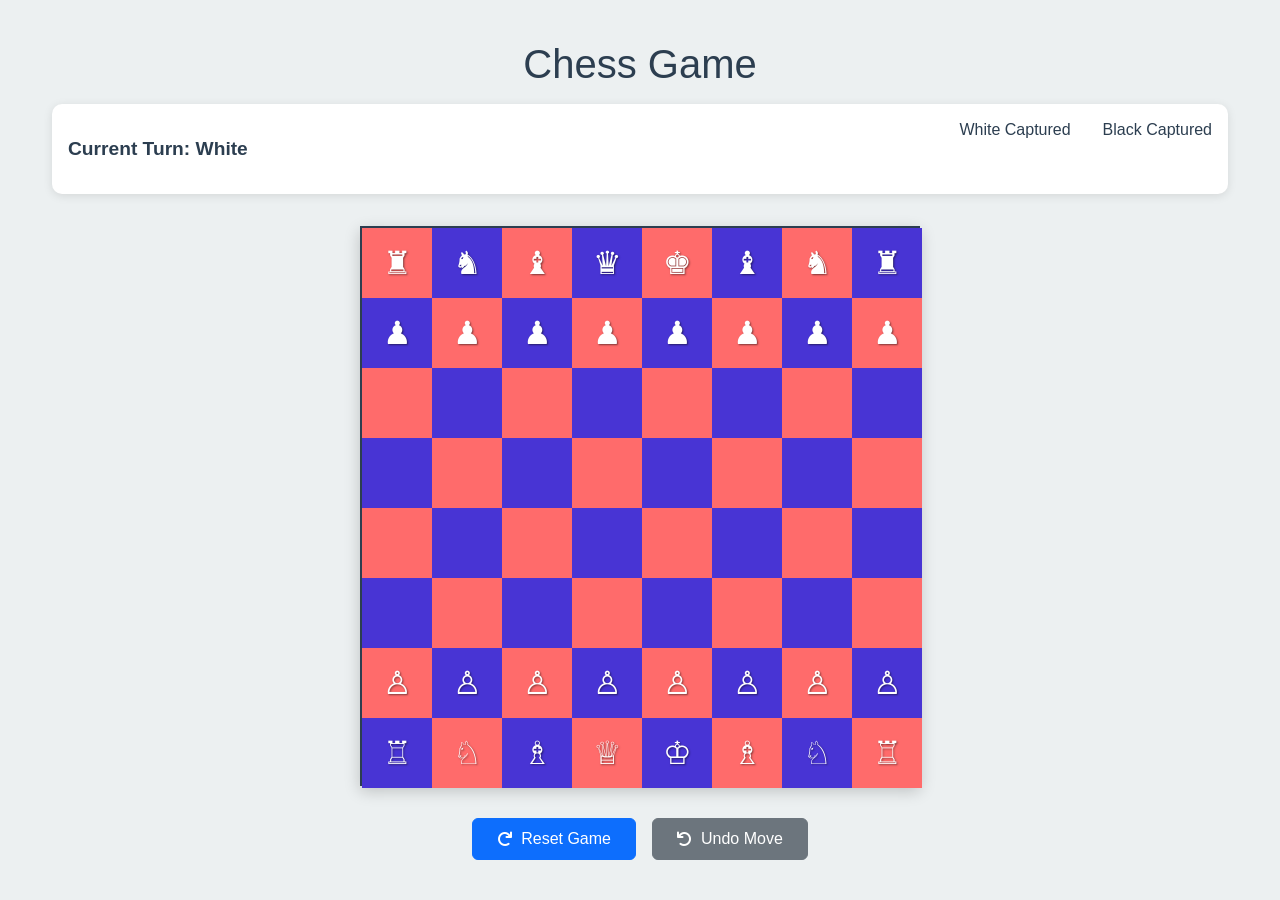
<file: chess-game/index.html>
<!DOCTYPE html>
<html lang="en">
<head>
    <meta charset="UTF-8">
    <meta name="viewport" content="width=device-width, initial-scale=1.0">
    <title>Chess Game</title>
    <!-- Bootstrap CSS -->
    <link href="https://cdn.jsdelivr.net/npm/bootstrap@5.3.0/dist/css/bootstrap.min.css" rel="stylesheet">
    <!-- Font Awesome -->
    <link rel="stylesheet" href="https://cdnjs.cloudflare.com/ajax/libs/font-awesome/6.0.0/css/all.min.css">
    <!-- Custom CSS -->
    <link rel="stylesheet" href="styles.css">
</head>
<body>
    <div class="container">
        <div class="game-header">
            <h1>Chess Game</h1>
            <div class="game-info">
                <div class="player-turn">
                    Current Turn: <span id="current-player">White</span>
                </div>
                <div class="captured-pieces">
                    <div class="white-captured">
                        <h4>White Captured</h4>
                        <div id="white-captured-pieces"></div>
                    </div>
                    <div class="black-captured">
                        <h4>Black Captured</h4>
                        <div id="black-captured-pieces"></div>
                    </div>
                </div>
            </div>
        </div>
        
        <div class="game-board">
            <div id="chessboard"></div>
        </div>

        <div class="game-controls">
            <button id="reset-game" class="btn btn-primary">
                <i class="fas fa-redo"></i> Reset Game
            </button>
            <button id="undo-move" class="btn btn-secondary">
                <i class="fas fa-undo"></i> Undo Move
            </button>
        </div>
    </div>

    <!-- Bootstrap JS -->
    <script src="https://cdn.jsdelivr.net/npm/bootstrap@5.3.0/dist/js/bootstrap.bundle.min.js"></script>
    <!-- Custom JS -->
    <script src="script.js"></script>
</body>
</html>
</file>
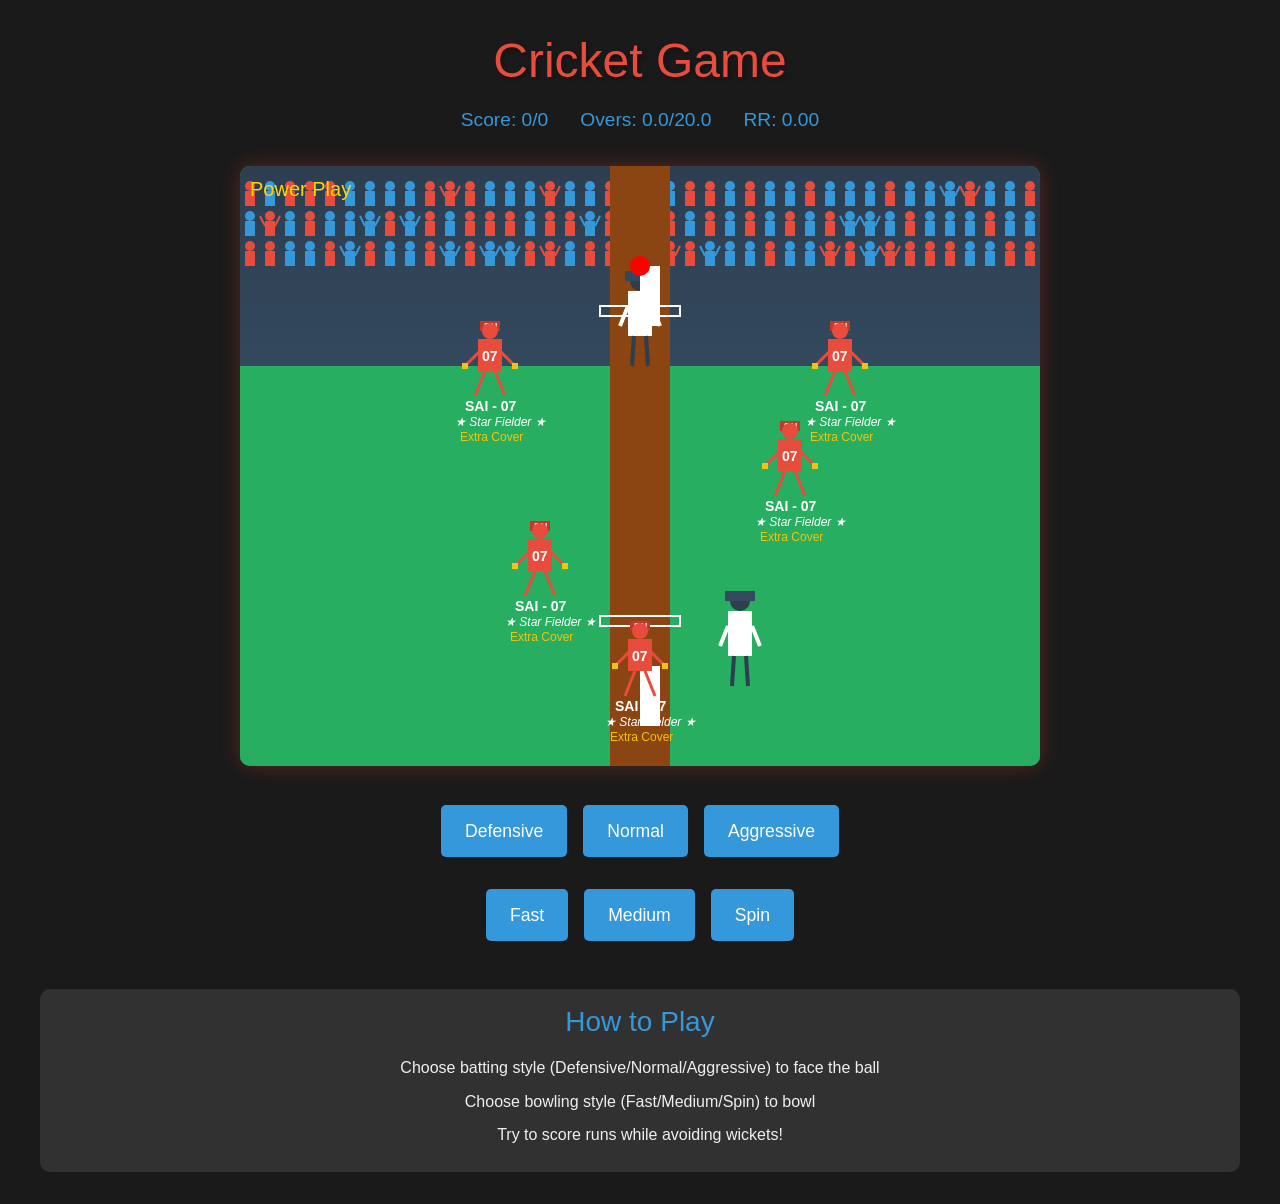
<file: cricket-game/index.html>
<!DOCTYPE html>
<html lang="en">
<head>
    <meta charset="UTF-8">
    <meta name="viewport" content="width=device-width, initial-scale=1.0">
    <title>Cricket Game</title>
    <link href="https://cdn.jsdelivr.net/npm/bootstrap@5.3.0/dist/css/bootstrap.min.css" rel="stylesheet">
    <link rel="stylesheet" href="styles.css">
</head>
<body>
    <div class="game-container">
        <div class="game-header">
            <h1>Cricket Game</h1>
            <div class="game-stats">
                <span>Score: <span id="score">0</span>/<span id="wickets">0</span></span>
                <span>Overs: <span id="overs">0.0</span></span>
            </div>
        </div>
        
        <canvas id="gameCanvas"></canvas>
        
        <div class="game-controls">
            <div class="batting-controls">
                <button id="defensiveBtn" class="control-btn">Defensive</button>
                <button id="normalBtn" class="control-btn">Normal</button>
                <button id="aggressiveBtn" class="control-btn">Aggressive</button>
            </div>
            <div class="bowling-controls">
                <button id="fastBtn" class="control-btn">Fast</button>
                <button id="mediumBtn" class="control-btn">Medium</button>
                <button id="spinBtn" class="control-btn">Spin</button>
            </div>
        </div>

        <div class="instructions">
            <h3>How to Play</h3>
            <p>Choose batting style (Defensive/Normal/Aggressive) to face the ball</p>
            <p>Choose bowling style (Fast/Medium/Spin) to bowl</p>
            <p>Try to score runs while avoiding wickets!</p>
        </div>
    </div>

    <script src="https://cdn.jsdelivr.net/npm/bootstrap@5.3.0/dist/js/bootstrap.bundle.min.js"></script>
    <script src="game.js"></script>
</body>
</html>
</file>
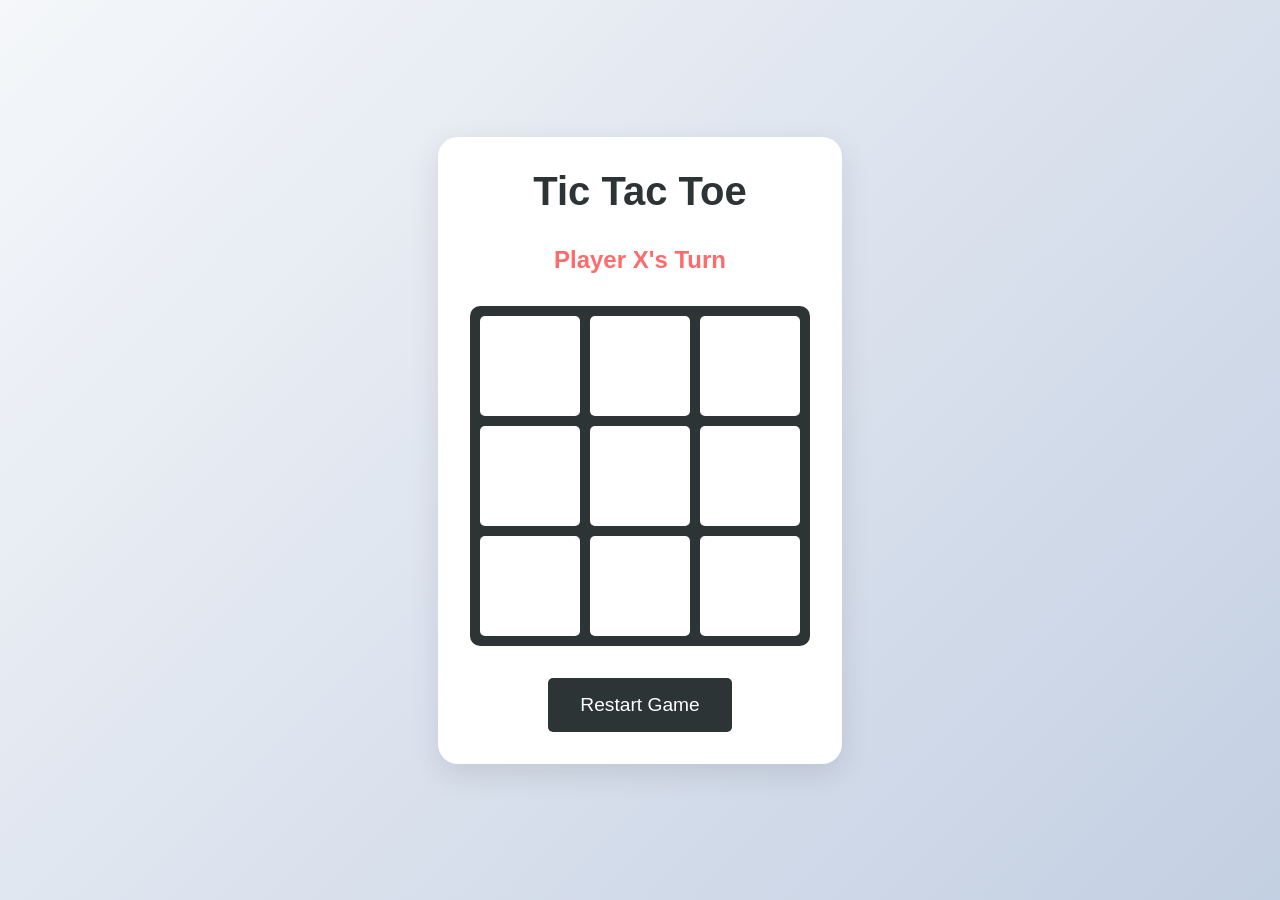
<file: Cursor_Demo/index.html>
<!DOCTYPE html>
<html lang="en">
<head>
    <meta charset="UTF-8">
    <meta name="viewport" content="width=device-width, initial-scale=1.0">
    <title>Modern Tic Tac Toe</title>
    <link rel="stylesheet" href="styles.css">
</head>
<body>
    <div class="container">
        <h1>Tic Tac Toe</h1>
        <div class="status" id="status">Player X's Turn</div>
        <div class="game-board" id="board">
            <div class="cell" data-cell-index="0"></div>
            <div class="cell" data-cell-index="1"></div>
            <div class="cell" data-cell-index="2"></div>
            <div class="cell" data-cell-index="3"></div>
            <div class="cell" data-cell-index="4"></div>
            <div class="cell" data-cell-index="5"></div>
            <div class="cell" data-cell-index="6"></div>
            <div class="cell" data-cell-index="7"></div>
            <div class="cell" data-cell-index="8"></div>
        </div>
        <button id="restartButton">Restart Game</button>
    </div>
    <script src="script.js"></script>
</body>
</html>
</file>
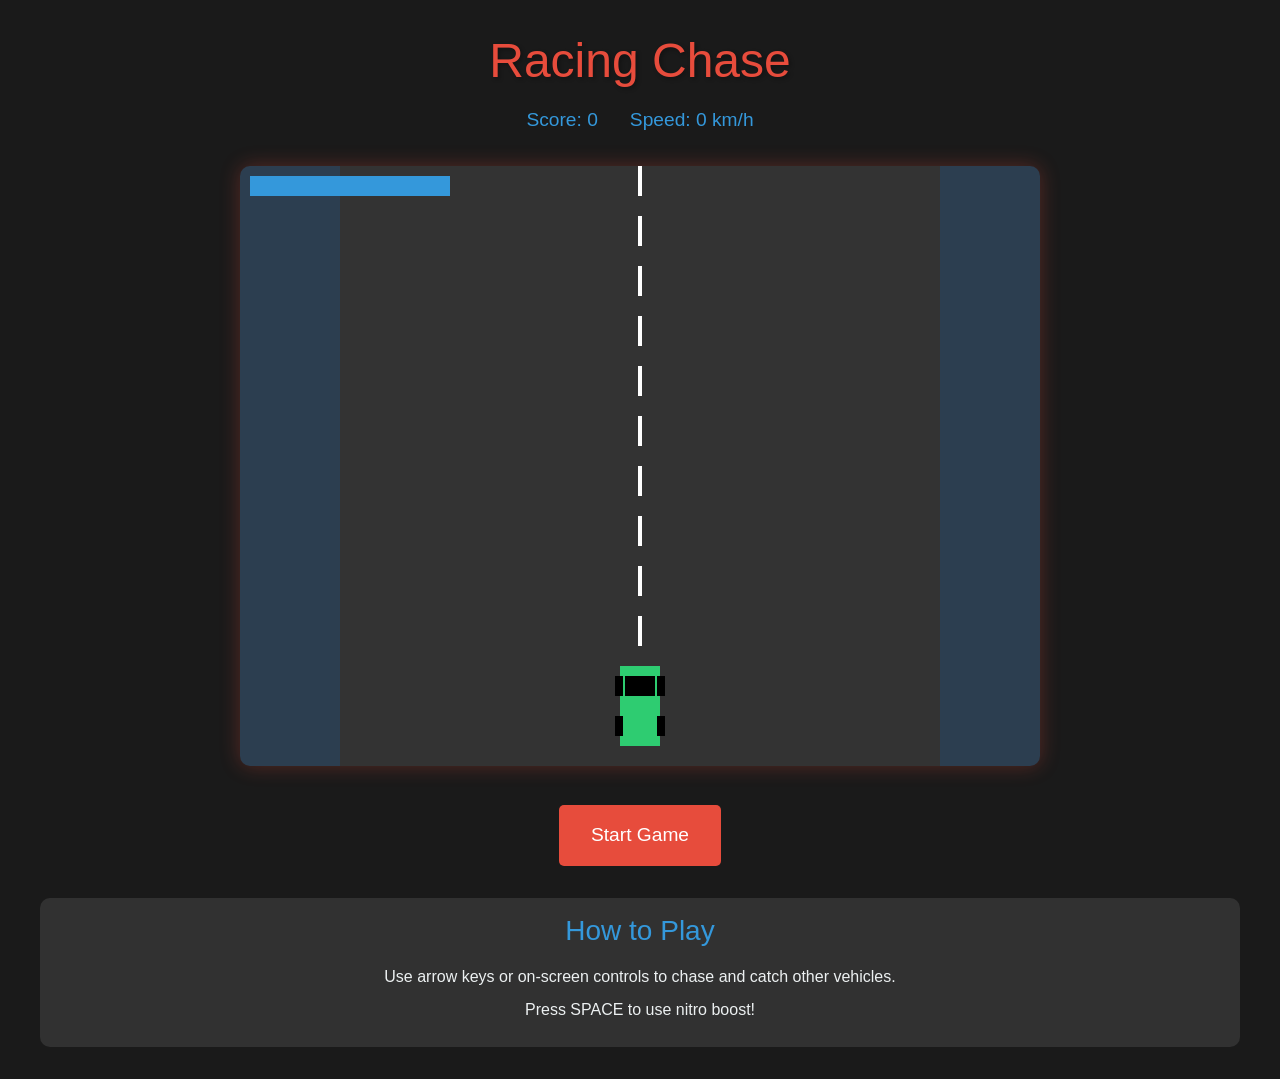
<file: racing-game/index.html>
<!DOCTYPE html>
<html lang="en">
<head>
    <meta charset="UTF-8">
    <meta name="viewport" content="width=device-width, initial-scale=1.0">
    <title>Racing Chase Game</title>
    <link href="https://cdn.jsdelivr.net/npm/bootstrap@5.3.0/dist/css/bootstrap.min.css" rel="stylesheet">
    <link rel="stylesheet" href="styles.css">
</head>
<body>
    <div class="game-container">
        <div class="game-header">
            <h1>Racing Chase</h1>
            <div class="game-stats">
                <span>Score: <span id="score">0</span></span>
                <span>Speed: <span id="speed">0</span> km/h</span>
            </div>
        </div>
        
        <canvas id="gameCanvas"></canvas>
        
        <div class="game-controls">
            <div class="mobile-controls">
                <button id="leftBtn" class="control-btn">←</button>
                <button id="rightBtn" class="control-btn">→</button>
                <button id="accelerateBtn" class="control-btn">↑</button>
                <button id="brakeBtn" class="control-btn">↓</button>
                <button id="brakeBtn" class="control-btn">↓</button>
            </div>
            <button id="startBtn" class="btn btn-primary">Start Game</button>
        </div>

        <div class="instructions">
            <h3>How to Play</h3>
            <p>Use arrow keys or on-screen controls to chase and catch other vehicles.</p>
            <p>Press SPACE to use nitro boost!</p>
        </div>
    </div>

    <script src="https://cdn.jsdelivr.net/npm/bootstrap@5.3.0/dist/js/bootstrap.bundle.min.js"></script>
    <script src="game.js"></script>
</body>
</html>
</file>
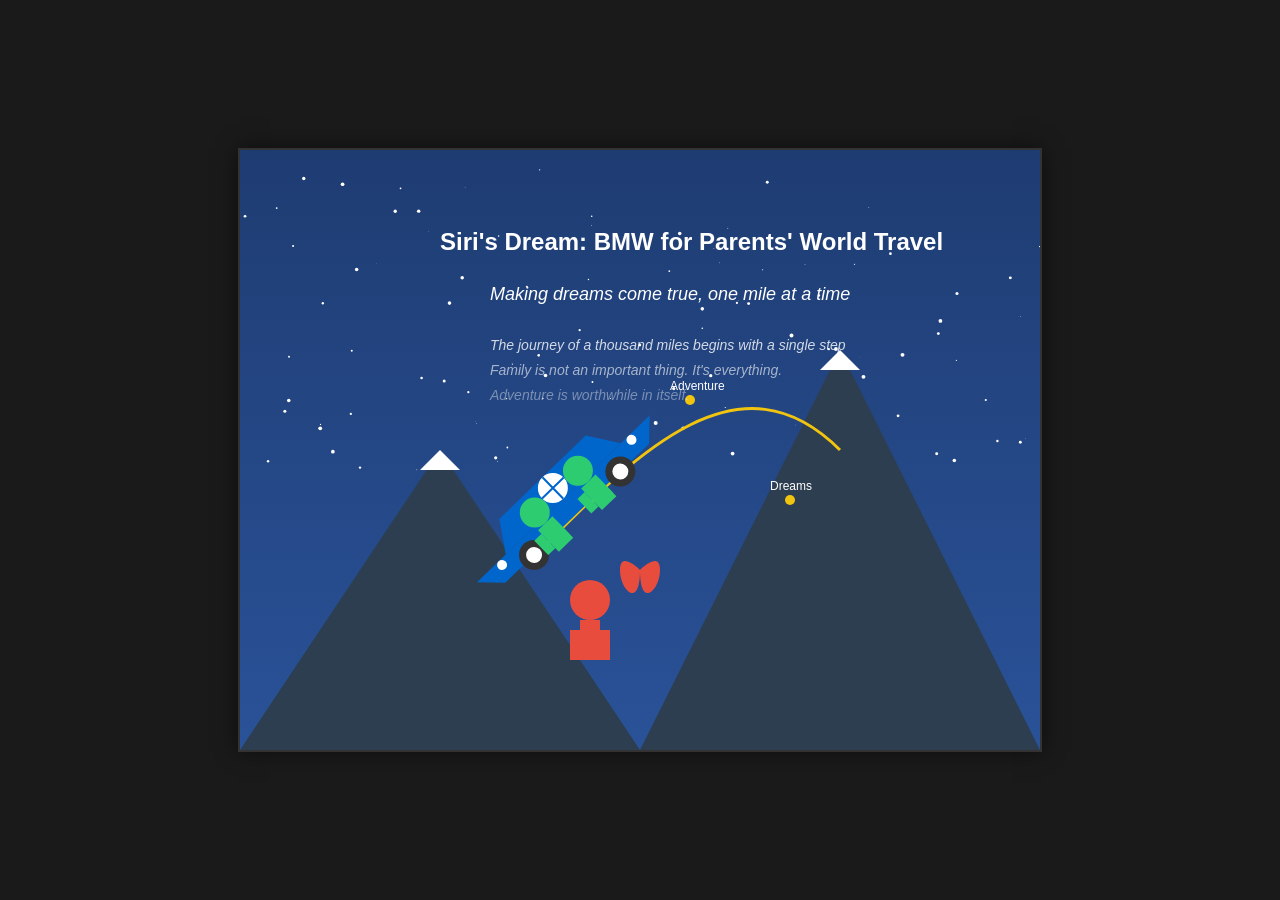
<file: siri-dream.html>
<!DOCTYPE html>
<html lang="en">
<head>
    <meta charset="UTF-8">
    <meta name="viewport" content="width=device-width, initial-scale=1.0">
    <title>Siri's Dream - BMW for Parents</title>
    <style>
        body {
            margin: 0;
            display: flex;
            justify-content: center;
            align-items: center;
            min-height: 100vh;
            background: #1a1a1a;
        }
        canvas {
            border: 2px solid #333;
            box-shadow: 0 0 20px rgba(0,0,0,0.5);
        }
    </style>
</head>
<body>
    <canvas id="dreamCanvas" width="800" height="600"></canvas>
    <script>
        const canvas = document.getElementById('dreamCanvas');
        const ctx = canvas.getContext('2d');

        // Car animation properties
        let carProgress = 0;
        const carSpeed = 0.002;
        const carRotation = 0;

        // Star animation properties
        const stars = Array.from({length: 100}, () => ({
            x: Math.random() * canvas.width,
            y: Math.random() * (canvas.height / 2),
            size: Math.random() * 2,
            speed: Math.random() * 0.5 + 0.2
        }));

        // Calculate car position on the path
        function getCarPosition(progress) {
            const t = progress;
            const startX = 300;
            const startY = 400;
            const controlX1 = 400;
            const controlY1 = 300;
            const controlX2 = 500;
            const controlY2 = 200;
            const endX = 600;
            const endY = 300;

            // Bezier curve calculation
            const x = Math.pow(1-t, 3) * startX + 
                     3 * Math.pow(1-t, 2) * t * controlX1 + 
                     3 * (1-t) * Math.pow(t, 2) * controlX2 + 
                     Math.pow(t, 3) * endX;
            
            const y = Math.pow(1-t, 3) * startY + 
                     3 * Math.pow(1-t, 2) * t * controlY1 + 
                     3 * (1-t) * Math.pow(t, 2) * controlY2 + 
                     Math.pow(t, 3) * endY;

            // Calculate rotation based on path direction
            const nextX = Math.pow(1-(t+0.01), 3) * startX + 
                         3 * Math.pow(1-(t+0.01), 2) * (t+0.01) * controlX1 + 
                         3 * (1-(t+0.01)) * Math.pow(t+0.01, 2) * controlX2 + 
                         Math.pow(t+0.01, 3) * endX;
            
            const nextY = Math.pow(1-(t+0.01), 3) * startY + 
                         3 * Math.pow(1-(t+0.01), 2) * (t+0.01) * controlY1 + 
                         3 * (1-(t+0.01)) * Math.pow(t+0.01, 2) * controlY2 + 
                         Math.pow(t+0.01, 3) * endY;

            const angle = Math.atan2(nextY - y, nextX - x);
            return { x, y, angle };
        }

        // Draw sky gradient
        function drawSky() {
            const gradient = ctx.createLinearGradient(0, 0, 0, canvas.height);
            gradient.addColorStop(0, '#1e3c72');
            gradient.addColorStop(1, '#2a5298');
            ctx.fillStyle = gradient;
            ctx.fillRect(0, 0, canvas.width, canvas.height);
        }

        // Draw animated stars
        function drawStars() {
            ctx.fillStyle = '#fff';
            stars.forEach(star => {
                star.y += star.speed;
                if (star.y > canvas.height) {
                    star.y = 0;
                    star.x = Math.random() * canvas.width;
                }
                ctx.beginPath();
                ctx.arc(star.x, star.y, star.size, 0, Math.PI * 2);
                ctx.fill();
            });
        }

        // Draw mountains with snow
        function drawMountains() {
            // Main mountains
            ctx.fillStyle = '#2c3e50';
            ctx.beginPath();
            ctx.moveTo(0, canvas.height);
            ctx.lineTo(200, 300);
            ctx.lineTo(400, canvas.height);
            ctx.lineTo(600, 200);
            ctx.lineTo(800, canvas.height);
            ctx.closePath();
            ctx.fill();

            // Snow caps
            ctx.fillStyle = '#fff';
            ctx.beginPath();
            ctx.moveTo(180, 320);
            ctx.lineTo(200, 300);
            ctx.lineTo(220, 320);
            ctx.closePath();
            ctx.fill();

            ctx.beginPath();
            ctx.moveTo(580, 220);
            ctx.lineTo(600, 200);
            ctx.lineTo(620, 220);
            ctx.closePath();
            ctx.fill();
        }

        // Draw BMW convertible
        function drawBMW(x, y, angle) {
            ctx.save();
            ctx.translate(x, y);
            ctx.rotate(angle);

            // Car body
            ctx.fillStyle = '#0066cc';
            ctx.beginPath();
            ctx.moveTo(-100, 0);
            ctx.lineTo(100, 0);
            ctx.lineTo(120, -20);
            ctx.lineTo(-120, -20);
            ctx.closePath();
            ctx.fill();

            // Convertible roof (down)
            ctx.beginPath();
            ctx.moveTo(-80, -20);
            ctx.lineTo(80, -20);
            ctx.lineTo(60, -50);
            ctx.lineTo(-60, -50);
            ctx.closePath();
            ctx.fill();

            // Headlights
            ctx.fillStyle = '#fff';
            ctx.beginPath();
            ctx.arc(-90, -15, 5, 0, Math.PI * 2);
            ctx.arc(90, -15, 5, 0, Math.PI * 2);
            ctx.fill();

            // BMW logo
            ctx.fillStyle = '#fff';
            ctx.beginPath();
            ctx.arc(0, -35, 15, 0, Math.PI * 2);
            ctx.fill();
            ctx.strokeStyle = '#0066cc';
            ctx.lineWidth = 2;
            ctx.beginPath();
            ctx.moveTo(-15, -35);
            ctx.lineTo(15, -35);
            ctx.moveTo(0, -50);
            ctx.lineTo(0, -20);
            ctx.stroke();

            // Wheels with rims
            ctx.fillStyle = '#333';
            ctx.beginPath();
            ctx.arc(-60, 0, 15, 0, Math.PI * 2);
            ctx.arc(60, 0, 15, 0, Math.PI * 2);
            ctx.fill();
            
            // Wheel rims
            ctx.fillStyle = '#fff';
            ctx.beginPath();
            ctx.arc(-60, 0, 8, 0, Math.PI * 2);
            ctx.arc(60, 0, 8, 0, Math.PI * 2);
            ctx.fill();

            ctx.restore();
        }

        // Draw family in car
        function drawFamily(x, y, angle) {
            ctx.save();
            ctx.translate(x, y);
            ctx.rotate(angle);

            // Parents in car
            ctx.fillStyle = '#2ecc71';
            // Father (driver)
            ctx.beginPath();
            ctx.arc(-30, -30, 15, 0, Math.PI * 2);
            ctx.fill();
            ctx.fillRect(-40, -15, 20, 30);
            ctx.fillRect(-50, -10, 10, 20);
            ctx.fillRect(-30, -10, 10, 20);

            // Mother (passenger)
            ctx.beginPath();
            ctx.arc(30, -30, 15, 0, Math.PI * 2);
            ctx.fill();
            ctx.fillRect(20, -15, 20, 30);
            ctx.fillRect(10, -10, 10, 20);
            ctx.fillRect(30, -10, 10, 20);

            ctx.restore();
        }

        // Draw world map path with landmarks
        function drawWorldPath() {
            ctx.strokeStyle = '#f1c40f';
            ctx.lineWidth = 3;
            ctx.beginPath();
            ctx.moveTo(300, 400);
            ctx.bezierCurveTo(400, 300, 500, 200, 600, 300);
            ctx.stroke();

            // Draw landmarks
            const landmarks = [
                {x: 350, y: 350, name: 'Home'},
                {x: 450, y: 250, name: 'Adventure'},
                {x: 550, y: 350, name: 'Dreams'}
            ];

            landmarks.forEach(landmark => {
                ctx.fillStyle = '#f1c40f';
                ctx.beginPath();
                ctx.arc(landmark.x, landmark.y, 5, 0, Math.PI * 2);
                ctx.fill();
                ctx.fillStyle = '#fff';
                ctx.font = '12px Arial';
                ctx.fillText(landmark.name, landmark.x - 20, landmark.y - 10);
            });
        }

        // Draw text with quotes
        function drawText() {
            ctx.fillStyle = '#fff';
            ctx.font = 'bold 24px Arial';
            ctx.fillText("Siri's Dream: BMW for Parents' World Travel", 200, 100);
            
            ctx.font = 'italic 18px Arial';
            ctx.fillText('Making dreams come true, one mile at a time', 250, 150);

            // Additional inspirational quotes
            const quotes = [
                "The journey of a thousand miles begins with a single step",
                "Family is not an important thing. It's everything.",
                "Adventure is worthwhile in itself."
            ];

            quotes.forEach((quote, index) => {
                ctx.font = 'italic 14px Arial';
                ctx.fillStyle = `rgba(255, 255, 255, ${0.8 - index * 0.2})`;
                ctx.fillText(quote, 250, 200 + index * 25);
            });
        }

        // Draw Siri waving goodbye
        function drawSiri() {
            ctx.fillStyle = '#e74c3c';
            ctx.beginPath();
            ctx.arc(350, 450, 20, 0, Math.PI * 2);
            ctx.fill();
            ctx.fillRect(340, 470, 20, 40);
            ctx.fillRect(330, 480, 10, 30);
            ctx.fillRect(360, 480, 10, 30);

            // Draw heart emoji
            ctx.fillStyle = '#e74c3c';
            ctx.beginPath();
            ctx.moveTo(400, 420);
            ctx.bezierCurveTo(400, 420, 420, 400, 420, 420);
            ctx.bezierCurveTo(420, 440, 400, 460, 400, 420);
            ctx.bezierCurveTo(400, 460, 380, 440, 380, 420);
            ctx.bezierCurveTo(380, 400, 400, 420, 400, 420);
            ctx.fill();
        }

        // Main drawing function
        function draw() {
            drawSky();
            drawStars();
            drawMountains();
            drawWorldPath();
            
            // Update car position
            carProgress += carSpeed;
            if (carProgress >= 1) carProgress = 0;
            
            const carPos = getCarPosition(carProgress);
            drawBMW(carPos.x, carPos.y, carPos.angle);
            drawFamily(carPos.x, carPos.y, carPos.angle);
            
            drawSiri();
            drawText();
        }

        // Start animation
        function animate() {
            ctx.clearRect(0, 0, canvas.width, canvas.height);
            draw();
            requestAnimationFrame(animate);
        }

        // Start the animation
        animate();
    </script>
</body>
</html>
</file>
<file: chess-game/styles.css>
:root {
    --primary-color: #2c3e50;
    --secondary-color: #34495e;
    --light-color: #ecf0f1;
    --dark-color: #2c3e50;
    --accent-color: #3498db;
    --board-light: #ff6b6b;
    --board-dark: #4834d4;
    --highlight-color: rgba(52, 152, 219, 0.3);
}

* {
    margin: 0;
    padding: 0;
    box-sizing: border-box;
    font-family: 'Segoe UI', Tahoma, Geneva, Verdana, sans-serif;
}

body {
    background-color: var(--light-color);
    color: var(--dark-color);
    min-height: 100vh;
    display: flex;
    align-items: center;
    justify-content: center;
    padding: 2rem;
}

.container {
    max-width: 1200px;
    margin: 0 auto;
}

.game-header {
    text-align: center;
    margin-bottom: 2rem;
}

.game-header h1 {
    font-size: 2.5rem;
    margin-bottom: 1rem;
    color: var(--primary-color);
}

.game-info {
    display: flex;
    justify-content: space-between;
    align-items: center;
    margin-bottom: 2rem;
    padding: 1rem;
    background: white;
    border-radius: 10px;
    box-shadow: 0 2px 10px rgba(0, 0, 0, 0.1);
}

.player-turn {
    font-size: 1.2rem;
    font-weight: 600;
}

.captured-pieces {
    display: flex;
    gap: 2rem;
}

.captured-pieces h4 {
    font-size: 1rem;
    margin-bottom: 0.5rem;
}

#white-captured-pieces,
#black-captured-pieces {
    display: flex;
    gap: 0.5rem;
    min-height: 30px;
}

.game-board {
    display: flex;
    justify-content: center;
    margin-bottom: 2rem;
}

#chessboard {
    display: grid;
    grid-template-columns: repeat(8, 1fr);
    width: 560px;
    height: 560px;
    border: 2px solid var(--primary-color);
    box-shadow: 0 5px 15px rgba(0, 0, 0, 0.2);
}

.square {
    width: 70px;
    height: 70px;
    display: flex;
    align-items: center;
    justify-content: center;
    font-size: 2rem;
    cursor: pointer;
    transition: background-color 0.3s ease;
}

.square.light {
    background-color: var(--board-light);
}

.square.dark {
    background-color: var(--board-dark);
}

.square.highlighted {
    background-color: rgba(255, 255, 255, 0.3);
}

.square.selected {
    background-color: rgba(255, 255, 255, 0.5);
}

.piece {
    width: 60px;
    height: 60px;
    display: flex;
    align-items: center;
    justify-content: center;
    font-size: 2rem;
    cursor: pointer;
    transition: transform 0.2s ease;
    color: white;
    text-shadow: 1px 1px 2px rgba(0, 0, 0, 0.5);
}

.piece:hover {
    transform: scale(1.1);
}

.game-controls {
    display: flex;
    justify-content: center;
    gap: 1rem;
}

.btn {
    padding: 0.5rem 1.5rem;
    font-size: 1rem;
    display: flex;
    align-items: center;
    gap: 0.5rem;
}

.captured-piece {
    width: 25px;
    height: 25px;
    display: flex;
    align-items: center;
    justify-content: center;
    font-size: 1rem;
    color: var(--dark-color);
}

/* Responsive Design */
@media (max-width: 768px) {
    .game-info {
        flex-direction: column;
        gap: 1rem;
    }

    .captured-pieces {
        flex-direction: column;
        gap: 1rem;
    }

    #chessboard {
        width: 100%;
        max-width: 400px;
        height: auto;
        aspect-ratio: 1;
    }

    .square {
        width: 50px;
        height: 50px;
    }

    .piece {
        width: 40px;
        height: 40px;
        font-size: 1.5rem;
    }
}
</file>
<file: cricket-game/styles.css>
:root {
    --primary-color: #2c3e50;
    --secondary-color: #e74c3c;
    --accent-color: #3498db;
    --background-color: #1a1a1a;
    --text-color: #ecf0f1;
    --field-color: #27ae60;
}

* {
    margin: 0;
    padding: 0;
    box-sizing: border-box;
    font-family: 'Segoe UI', Tahoma, Geneva, Verdana, sans-serif;
}

body {
    background-color: var(--background-color);
    color: var(--text-color);
    min-height: 100vh;
    display: flex;
    justify-content: center;
    align-items: center;
    padding: 2rem;
}

.game-container {
    max-width: 1200px;
    width: 100%;
    text-align: center;
}

.game-header {
    margin-bottom: 2rem;
}

.game-header h1 {
    font-size: 3rem;
    margin-bottom: 1rem;
    color: var(--secondary-color);
    text-shadow: 2px 2px 4px rgba(0, 0, 0, 0.3);
}

.game-stats {
    display: flex;
    justify-content: center;
    gap: 2rem;
    font-size: 1.2rem;
    color: var(--accent-color);
}

#gameCanvas {
    background-color: var(--field-color);
    border-radius: 10px;
    box-shadow: 0 0 20px rgba(231, 76, 60, 0.3);
    margin-bottom: 2rem;
}

.game-controls {
    display: flex;
    flex-direction: column;
    align-items: center;
    gap: 1rem;
}

.batting-controls,
.bowling-controls {
    display: flex;
    gap: 1rem;
    margin-bottom: 1rem;
}

.control-btn {
    padding: 0.8rem 1.5rem;
    font-size: 1.1rem;
    border: none;
    border-radius: 5px;
    background-color: var(--accent-color);
    color: white;
    cursor: pointer;
    transition: transform 0.2s, background-color 0.2s;
}

.control-btn:hover {
    transform: scale(1.05);
    background-color: var(--secondary-color);
}

.control-btn:active {
    transform: scale(0.95);
}

.instructions {
    margin-top: 2rem;
    padding: 1rem;
    background-color: rgba(255, 255, 255, 0.1);
    border-radius: 10px;
}

.instructions h3 {
    color: var(--accent-color);
    margin-bottom: 1rem;
}

.instructions p {
    margin-bottom: 0.5rem;
    line-height: 1.6;
}

/* Responsive Design */
@media (max-width: 768px) {
    .batting-controls,
    .bowling-controls {
        flex-direction: column;
        width: 100%;
        max-width: 300px;
    }

    .control-btn {
        width: 100%;
    }

    #gameCanvas {
        width: 100%;
        height: auto;
    }

    .game-stats {
        flex-direction: column;
        gap: 1rem;
    }
}
</file>
<file: Cursor_Demo/styles.css>
/* YouTube-inspired Modern Theme */
:root {
    --yt-red: #ff0000;
    --yt-dark: #0f0f0f;
    --yt-light: #f8f8f8;
    --yt-text: #0f0f0f;
    --yt-border: #e5e5e5;
}

* {
    margin: 0;
    padding: 0;
    box-sizing: border-box;
    font-family: 'Arial', sans-serif;
}

body {
    background: linear-gradient(135deg, #f5f7fa 0%, #c3cfe2 100%);
    min-height: 100vh;
    display: flex;
    justify-content: center;
    align-items: center;
}

.container {
    text-align: center;
    background: white;
    padding: 2rem;
    border-radius: 20px;
    box-shadow: 0 10px 30px rgba(0, 0, 0, 0.1);
}

h1 {
    color: #2d3436;
    margin-bottom: 2rem;
    font-size: 2.5rem;
}

.status {
    font-size: 1.5rem;
    margin-bottom: 2rem;
    color: #2d3436;
    font-weight: bold;
}

.game-board {
    display: grid;
    grid-template-columns: repeat(3, 1fr);
    gap: 10px;
    margin-bottom: 2rem;
    background: #2d3436;
    padding: 10px;
    border-radius: 10px;
}

.cell {
    width: 100px;
    height: 100px;
    background: white;
    border-radius: 5px;
    display: flex;
    justify-content: center;
    align-items: center;
    font-size: 3rem;
    font-weight: bold;
    cursor: pointer;
    transition: all 0.3s ease;
}

.cell:hover {
    background: #f1f2f6;
    transform: scale(1.05);
}

.cell.x {
    color: #e74c3c;
}

.cell.o {
    color: #3498db;
}

#restartButton {
    padding: 1rem 2rem;
    font-size: 1.2rem;
    background: #2d3436;
    color: white;
    border: none;
    border-radius: 5px;
    cursor: pointer;
    transition: all 0.3s ease;
}

#restartButton:hover {
    background: #636e72;
    transform: translateY(-2px);
}

.cell.winner {
    background: #a8e6cf;
    animation: winner 0.5s ease infinite;
}

@keyframes winner {
    0% {
        transform: scale(1);
    }
    50% {
        transform: scale(1.1);
    }
    100% {
        transform: scale(1);
    }
}

@media (max-width: 500px) {
    .cell {
        width: 80px;
        height: 80px;
        font-size: 2.5rem;
    }
    
    h1 {
        font-size: 2rem;
    }
    
    .status {
        font-size: 1.2rem;
    }
}

/* Modern Animations */
@keyframes popIn {
    0% {
        transform: scale(0.5);
        opacity: 0;
    }
    100% {
        transform: scale(1);
        opacity: 1;
    }
}

/* YouTube-style Loading State */
.cell.loading::after {
    content: '';
    position: absolute;
    width: 24px;
    height: 24px;
    border: 3px solid #e5e5e5;
    border-top-color: var(--yt-red);
    border-radius: 50%;
    animation: spin 1s linear infinite;
}

@keyframes spin {
    to {
        transform: rotate(360deg);
    }
} 
}
</file>
<file: racing-game/styles.css>
:root {
    --primary-color: #2c3e50;
    --secondary-color: #e74c3c;
    --accent-color: #3498db;
    --background-color: #1a1a1a;
    --text-color: #ecf0f1;
}

* {
    margin: 0;
    padding: 0;
    box-sizing: border-box;
    font-family: 'Segoe UI', Tahoma, Geneva, Verdana, sans-serif;
}

body {
    background-color: var(--background-color);
    color: var(--text-color);
    min-height: 100vh;
    display: flex;
    justify-content: center;
    align-items: center;
    padding: 2rem;
}

.game-container {
    max-width: 1200px;
    width: 100%;
    text-align: center;
}

.game-header {
    margin-bottom: 2rem;
}

.game-header h1 {
    font-size: 3rem;
    margin-bottom: 1rem;
    color: var(--secondary-color);
    text-shadow: 2px 2px 4px rgba(0, 0, 0, 0.3);
}

.game-stats {
    display: flex;
    justify-content: center;
    gap: 2rem;
    font-size: 1.2rem;
    color: var(--accent-color);
}

#gameCanvas {
    background-color: #2c3e50;
    border-radius: 10px;
    box-shadow: 0 0 20px rgba(231, 76, 60, 0.3);
    margin-bottom: 2rem;
}

.game-controls {
    display: flex;
    flex-direction: column;
    align-items: center;
    gap: 1rem;
}

.mobile-controls {
    display: none;
    grid-template-columns: repeat(3, 1fr);
    gap: 0.5rem;
    margin-bottom: 1rem;
}

.control-btn {
    width: 60px;
    height: 60px;
    border: none;
    border-radius: 50%;
    background-color: var(--accent-color);
    color: white;
    font-size: 1.5rem;
    cursor: pointer;
    transition: transform 0.2s, background-color 0.2s;
}

.control-btn:active {
    transform: scale(0.95);
    background-color: var(--secondary-color);
}

#startBtn {
    padding: 1rem 2rem;
    font-size: 1.2rem;
    background-color: var(--secondary-color);
    border: none;
    border-radius: 5px;
    color: white;
    cursor: pointer;
    transition: transform 0.2s, background-color 0.2s;
}

#startBtn:hover {
    transform: scale(1.05);
    background-color: #c0392b;
}

.instructions {
    margin-top: 2rem;
    padding: 1rem;
    background-color: rgba(255, 255, 255, 0.1);
    border-radius: 10px;
}

.instructions h3 {
    color: var(--accent-color);
    margin-bottom: 1rem;
}

.instructions p {
    margin-bottom: 0.5rem;
    line-height: 1.6;
}

/* Responsive Design */
@media (max-width: 768px) {
    .mobile-controls {
        display: grid;
    }

    #gameCanvas {
        width: 100%;
        height: auto;
    }

    .game-stats {
        flex-direction: column;
        gap: 1rem;
    }
}
</file>
